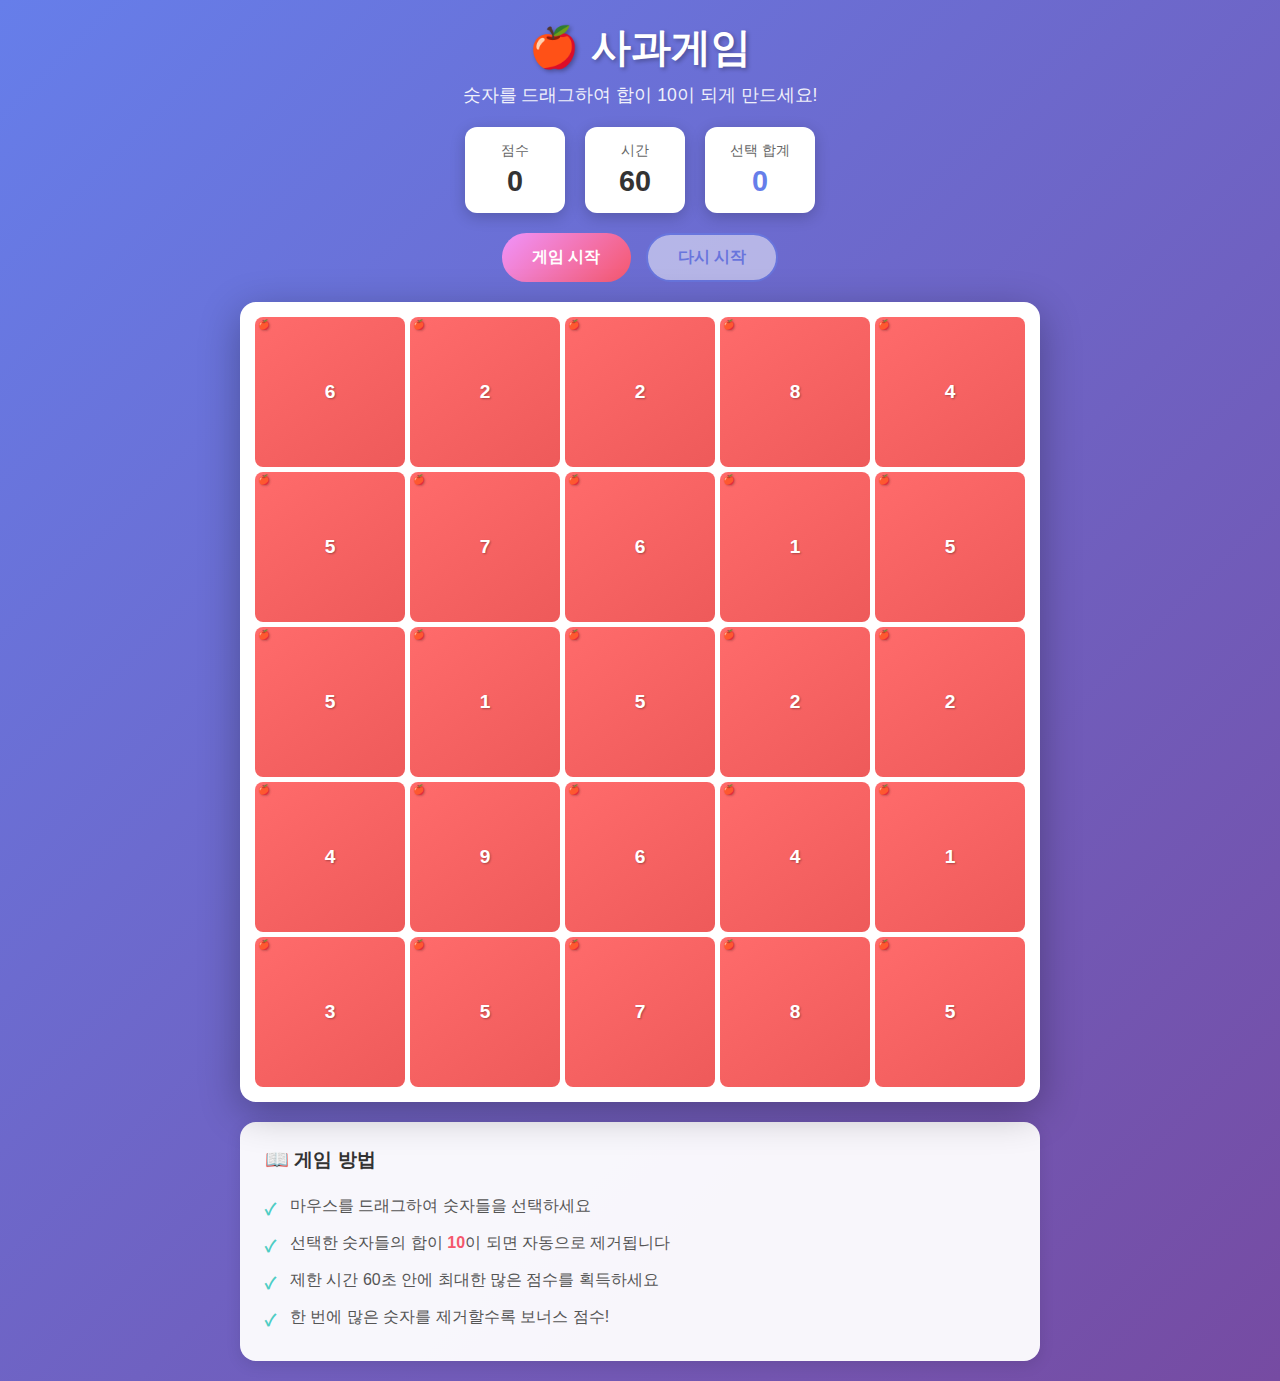
<file: apple-game/index.html>
<!DOCTYPE html>
<html lang="ko">
<head>
    <meta charset="UTF-8">
    <meta name="viewport" content="width=device-width, initial-scale=1.0">
    <title>🍎 사과게임 - 합이 10이 되게 만들어라!</title>
    <link rel="stylesheet" href="style.css">
</head>
<body>
    <div class="container">
        <header>
            <h1>🍎 사과게임</h1>
            <p class="subtitle">숫자를 드래그하여 합이 10이 되게 만드세요!</p>
        </header>

        <div class="game-info">
            <div class="info-box">
                <span class="label">점수</span>
                <span class="value" id="score">0</span>
            </div>
            <div class="info-box">
                <span class="label">시간</span>
                <span class="value" id="timer">60</span>
            </div>
            <div class="info-box">
                <span class="label">선택 합계</span>
                <span class="value" id="selected-sum">0</span>
            </div>
        </div>

        <div class="game-controls">
            <button id="start-btn" class="btn btn-primary">게임 시작</button>
            <button id="reset-btn" class="btn btn-secondary" disabled>다시 시작</button>
        </div>

        <div class="game-board-container">
            <div class="game-board" id="game-board">
                <!-- 숫자 셀들이 여기에 생성됩니다 -->
            </div>
            <div class="selection-box" id="selection-box"></div>
        </div>

        <div class="game-over-modal" id="game-over-modal">
            <div class="modal-content">
                <h2>🎉 게임 종료!</h2>
                <p>최종 점수: <span id="final-score">0</span>점</p>
                <p id="score-message"></p>
                <button class="btn btn-primary" id="play-again-btn">다시 플레이</button>
            </div>
        </div>

        <div class="instructions">
            <h3>📖 게임 방법</h3>
            <ul>
                <li>마우스를 드래그하여 숫자들을 선택하세요</li>
                <li>선택한 숫자들의 합이 <strong>10</strong>이 되면 자동으로 제거됩니다</li>
                <li>제한 시간 60초 안에 최대한 많은 점수를 획득하세요</li>
                <li>한 번에 많은 숫자를 제거할수록 보너스 점수!</li>
            </ul>
        </div>
    </div>

    <script src="game.js"></script>
</body>
</html>
</file>
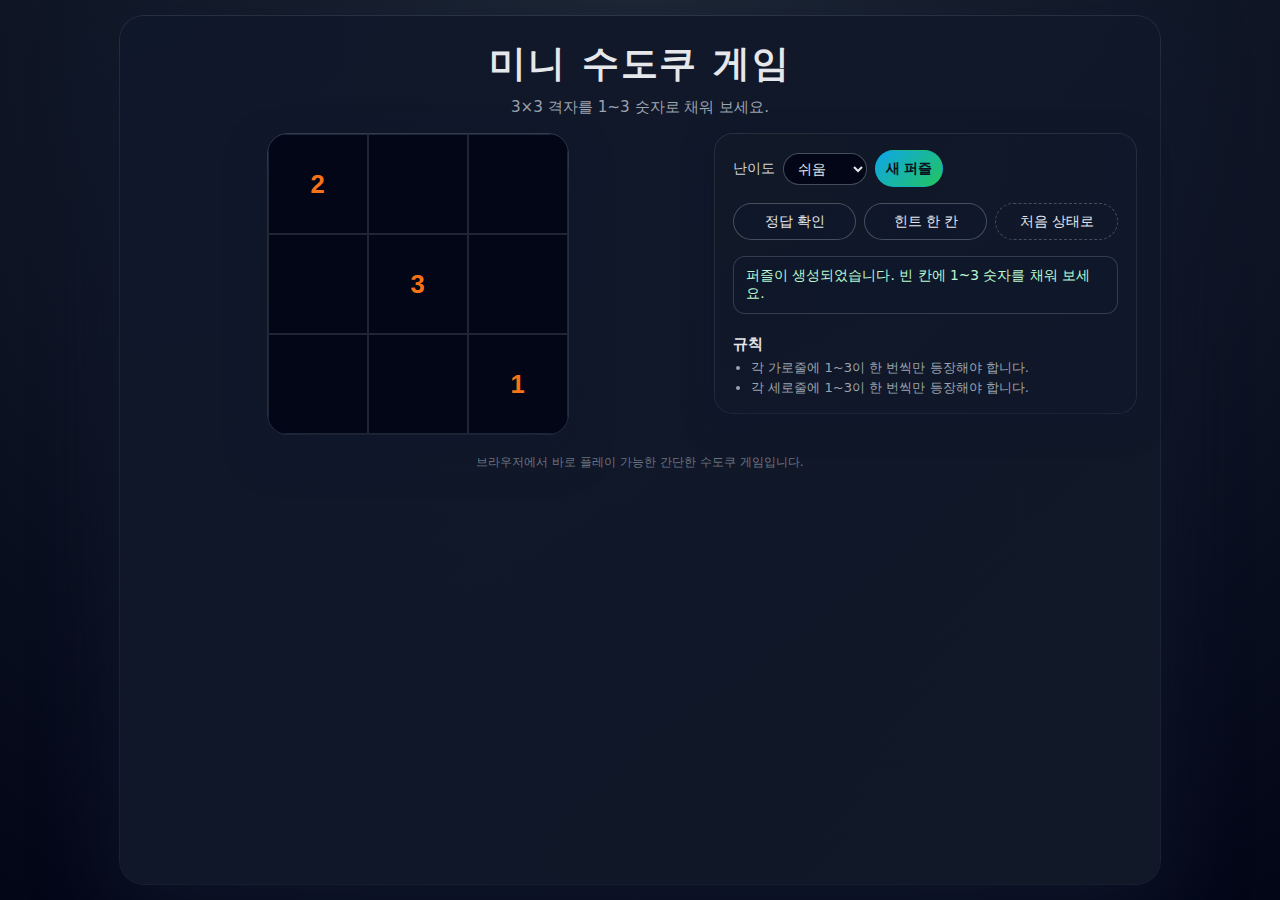
<file: sudoku.html>
<!DOCTYPE html>
<html lang="ko">
  <head>
    <meta charset="UTF-8" />
    <title>수도쿠 게임</title>
    <meta name="viewport" content="width=device-width, initial-scale=1" />
    <link rel="stylesheet" href="sudoku.css" />
  </head>
  <body>
    <div class="app">
      <header class="header">
        <h1 class="title">미니 수도쿠 게임</h1>
        <p class="subtitle">3×3 격자를 1~3 숫자로 채워 보세요.</p>
      </header>

      <main class="main">
        <section class="board-section">
          <div id="sudoku-board" class="board" aria-label="수도쿠 보드"></div>
        </section>

        <section class="side-panel">
          <div class="controls">
            <label for="difficulty" class="control-label">난이도</label>
            <select id="difficulty" class="select">
              <option value="easy" selected>쉬움</option>
              <option value="medium">보통</option>
              <option value="hard">어려움</option>
            </select>

            <button id="new-game-btn" class="btn primary">새 퍼즐</button>
          </div>

          <div class="actions">
            <button id="check-btn" class="btn">정답 확인</button>
            <button id="hint-btn" class="btn">힌트 한 칸</button>
            <button id="reset-btn" class="btn ghost">처음 상태로</button>
          </div>

          <div class="status">
            <p id="status-text" class="status-text">난이도를 선택하고 새 퍼즐을 시작하세요.</p>
          </div>

          <div class="help">
            <h2 class="help-title">규칙</h2>
            <ul class="help-list">
              <li>각 가로줄에 1~3이 한 번씩만 등장해야 합니다.</li>
              <li>각 세로줄에 1~3이 한 번씩만 등장해야 합니다.</li>
            </ul>
          </div>
        </section>
      </main>

      <footer class="footer">
        <span>브라우저에서 바로 플레이 가능한 간단한 수도쿠 게임입니다.</span>
      </footer>
    </div>

    <script src="sudoku.js"></script>
  </body>
  </html>
</file>
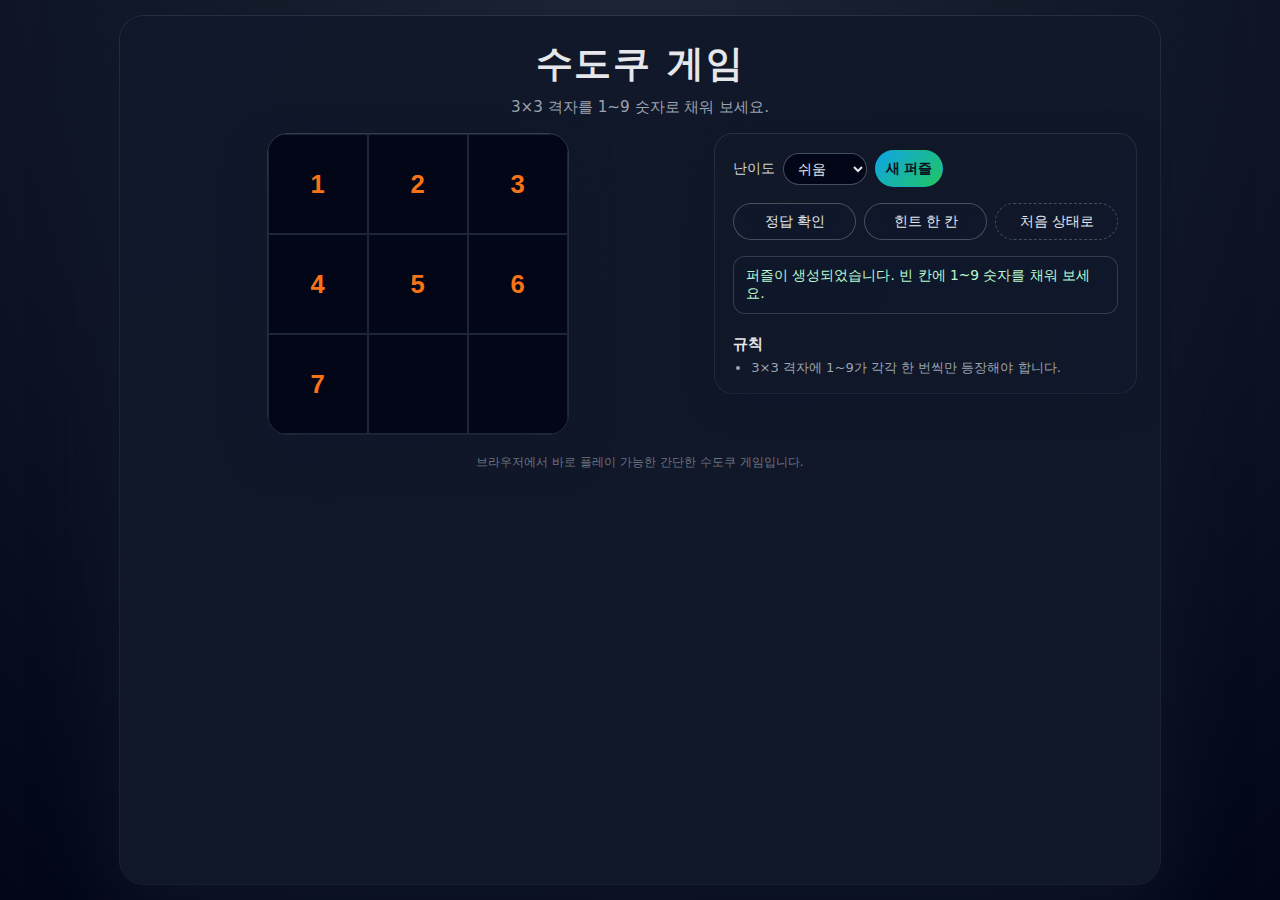
<file: sudoku/sudoku.html>
<!DOCTYPE html>
<html lang="ko">
  <head>
    <meta charset="UTF-8" />
    <title>수도쿠 게임</title>
    <meta name="viewport" content="width=device-width, initial-scale=1" />
    <link rel="stylesheet" href="sudoku.css" />
  </head>
  <body>
    <div class="app">
      <header class="header">
        <h1 class="title">수도쿠 게임</h1>
        <p class="subtitle">3×3 격자를 1~9 숫자로 채워 보세요.</p>
      </header>

      <main class="main">
        <section class="board-section">
          <div id="sudoku-board" class="board" aria-label="수도쿠 보드"></div>
        </section>

        <section class="side-panel">
          <div class="controls">
            <label for="difficulty" class="control-label">난이도</label>
            <select id="difficulty" class="select">
              <option value="easy" selected>쉬움</option>
              <option value="medium">보통</option>
              <option value="hard">어려움</option>
            </select>

            <button id="new-game-btn" class="btn primary">새 퍼즐</button>
          </div>

          <div class="actions">
            <button id="check-btn" class="btn">정답 확인</button>
            <button id="hint-btn" class="btn">힌트 한 칸</button>
            <button id="reset-btn" class="btn ghost">처음 상태로</button>
          </div>

          <div class="status">
            <p id="status-text" class="status-text">난이도를 선택하고 새 퍼즐을 시작하세요.</p>
          </div>

          <div class="help">
            <h2 class="help-title">규칙</h2>
            <ul class="help-list">
              <li>3×3 격자에 1~9가 각각 한 번씩만 등장해야 합니다.</li>
            </ul>
          </div>
        </section>
      </main>

      <footer class="footer">
        <span>브라우저에서 바로 플레이 가능한 간단한 수도쿠 게임입니다.</span>
      </footer>
    </div>

    <script src="sudoku.js"></script>
  </body>
  </html>
</file>
<file: apple-game/style.css>
* {
    margin: 0;
    padding: 0;
    box-sizing: border-box;
}

body {
    font-family: 'Segoe UI', Tahoma, Geneva, Verdana, sans-serif;
    background: linear-gradient(135deg, #667eea 0%, #764ba2 100%);
    min-height: 100vh;
    padding: 20px;
}

.container {
    max-width: 800px;
    margin: 0 auto;
}

header {
    text-align: center;
    color: white;
    margin-bottom: 20px;
}

header h1 {
    font-size: 2.5rem;
    text-shadow: 2px 2px 4px rgba(0, 0, 0, 0.3);
    margin-bottom: 8px;
}

.subtitle {
    font-size: 1.1rem;
    opacity: 0.9;
}

.game-info {
    display: flex;
    justify-content: center;
    gap: 20px;
    margin-bottom: 20px;
    flex-wrap: wrap;
}

.info-box {
    background: white;
    border-radius: 12px;
    padding: 15px 25px;
    text-align: center;
    box-shadow: 0 4px 15px rgba(0, 0, 0, 0.2);
    min-width: 100px;
}

.info-box .label {
    display: block;
    font-size: 0.85rem;
    color: #666;
    margin-bottom: 5px;
}

.info-box .value {
    display: block;
    font-size: 1.8rem;
    font-weight: bold;
    color: #333;
}

#selected-sum {
    color: #667eea;
}

.game-controls {
    display: flex;
    justify-content: center;
    gap: 15px;
    margin-bottom: 20px;
}

.btn {
    padding: 12px 30px;
    font-size: 1rem;
    font-weight: bold;
    border: none;
    border-radius: 25px;
    cursor: pointer;
    transition: all 0.3s ease;
}

.btn:disabled {
    opacity: 0.5;
    cursor: not-allowed;
}

.btn-primary {
    background: linear-gradient(135deg, #f093fb 0%, #f5576c 100%);
    color: white;
}

.btn-primary:hover:not(:disabled) {
    transform: translateY(-2px);
    box-shadow: 0 5px 20px rgba(240, 147, 251, 0.4);
}

.btn-secondary {
    background: white;
    color: #667eea;
    border: 2px solid #667eea;
}

.btn-secondary:hover:not(:disabled) {
    background: #667eea;
    color: white;
}

.game-board-container {
    position: relative;
    background: white;
    border-radius: 16px;
    padding: 15px;
    box-shadow: 0 10px 40px rgba(0, 0, 0, 0.3);
    margin-bottom: 20px;
    overflow: hidden;
}

.game-board {
    display: grid;
    grid-template-columns: repeat(5, 1fr);
    gap: 5px;
    user-select: none;
}

.cell {
    aspect-ratio: 1;
    display: flex;
    align-items: center;
    justify-content: center;
    background: linear-gradient(145deg, #ff6b6b, #ee5a5a);
    color: white;
    font-size: 1.2rem;
    font-weight: bold;
    border-radius: 8px;
    cursor: pointer;
    transition: all 0.2s ease;
    position: relative;
    text-shadow: 1px 1px 2px rgba(0, 0, 0, 0.3);
}

.cell::before {
    content: '🍎';
    position: absolute;
    font-size: 0.6rem;
    top: 2px;
    left: 3px;
    opacity: 0.7;
}

.cell:hover {
    transform: scale(1.05);
    z-index: 1;
}

.cell.selected {
    background: linear-gradient(145deg, #4ecdc4, #44a08d);
    transform: scale(1.1);
    z-index: 2;
    box-shadow: 0 0 15px rgba(78, 205, 196, 0.6);
}

.cell.matched {
    animation: pop 0.3s ease forwards;
}

@keyframes pop {
    0% {
        transform: scale(1.2);
        opacity: 1;
    }
    100% {
        transform: scale(0);
        opacity: 0;
    }
}

.cell.empty {
    visibility: hidden;
    pointer-events: none;
}

.selection-box {
    position: absolute;
    border: 2px dashed #4ecdc4;
    background: rgba(78, 205, 196, 0.2);
    pointer-events: none;
    display: none;
    border-radius: 4px;
}

.game-over-modal {
    position: fixed;
    top: 0;
    left: 0;
    width: 100%;
    height: 100%;
    background: rgba(0, 0, 0, 0.7);
    display: none;
    align-items: center;
    justify-content: center;
    z-index: 1000;
}

.game-over-modal.show {
    display: flex;
    animation: fadeIn 0.3s ease;
}

@keyframes fadeIn {
    from { opacity: 0; }
    to { opacity: 1; }
}

.modal-content {
    background: white;
    padding: 40px;
    border-radius: 20px;
    text-align: center;
    box-shadow: 0 20px 60px rgba(0, 0, 0, 0.3);
    animation: slideUp 0.3s ease;
}

@keyframes slideUp {
    from {
        transform: translateY(50px);
        opacity: 0;
    }
    to {
        transform: translateY(0);
        opacity: 1;
    }
}

.modal-content h2 {
    font-size: 2rem;
    margin-bottom: 20px;
    color: #333;
}

.modal-content p {
    font-size: 1.2rem;
    margin-bottom: 15px;
    color: #666;
}

#final-score {
    font-size: 2rem;
    font-weight: bold;
    color: #f5576c;
}

#score-message {
    font-size: 1rem;
    color: #888;
    margin-bottom: 25px;
}

.instructions {
    background: rgba(255, 255, 255, 0.95);
    border-radius: 16px;
    padding: 25px;
    box-shadow: 0 4px 15px rgba(0, 0, 0, 0.1);
}

.instructions h3 {
    color: #333;
    margin-bottom: 15px;
    font-size: 1.2rem;
}

.instructions ul {
    list-style: none;
    padding-left: 0;
}

.instructions li {
    padding: 8px 0;
    padding-left: 25px;
    position: relative;
    color: #555;
}

.instructions li::before {
    content: '✓';
    position: absolute;
    left: 0;
    color: #4ecdc4;
    font-weight: bold;
}

.instructions strong {
    color: #f5576c;
}

/* 반응형 디자인 */
@media (max-width: 600px) {
    header h1 {
        font-size: 1.8rem;
    }

    .game-board {
        grid-template-columns: repeat(5, 1fr);
        gap: 3px;
    }

    .cell {
        font-size: 0.9rem;
    }

    .cell::before {
        font-size: 0.4rem;
    }

    .info-box {
        padding: 10px 15px;
        min-width: 80px;
    }

    .info-box .value {
        font-size: 1.4rem;
    }

    .btn {
        padding: 10px 20px;
        font-size: 0.9rem;
    }
}

@media (max-width: 400px) {
    .game-board {
        grid-template-columns: repeat(5, 1fr);
    }
}
</file>
<file: sudoku.css>
*,
*::before,
*::after {
  box-sizing: border-box;
}

body {
  margin: 0;
  min-height: 100vh;
  font-family: system-ui, -apple-system, BlinkMacSystemFont, "Segoe UI", sans-serif;
  background: radial-gradient(circle at top, #1f2937, #020617);
  color: #e5e7eb;
  display: flex;
  justify-content: center;
  align-items: stretch;
}

.app {
  max-width: 1040px;
  width: 100%;
  margin: 16px;
  padding: 24px;
  border-radius: 24px;
  background: linear-gradient(135deg, rgba(15, 23, 42, 0.96), rgba(17, 24, 39, 0.98));
  box-shadow:
    0 24px 80px rgba(15, 23, 42, 0.9),
    0 0 0 1px rgba(148, 163, 184, 0.2);
  display: flex;
  flex-direction: column;
  gap: 16px;
}

.header {
  text-align: center;
}

.title {
  margin: 0;
  font-size: clamp(1.8rem, 3vw, 2.3rem);
  letter-spacing: 0.05em;
}

.subtitle {
  margin-top: 8px;
  margin-bottom: 0;
  font-size: 0.95rem;
  color: #9ca3af;
}

.main {
  display: grid;
  grid-template-columns: 1.3fr 1fr;
  gap: 24px;
  align-items: flex-start;
}

.board-section {
  display: flex;
  justify-content: center;
}

.board {
  display: grid;
  grid-template-columns: repeat(3, minmax(0, 1fr));
  gap: 0;
  border-radius: 20px;
  overflow: hidden;
  background: radial-gradient(circle at 0 0, #111827, #020617);
  box-shadow:
    0 18px 40px rgba(15, 23, 42, 0.9),
    0 0 0 1px rgba(148, 163, 184, 0.3);
  aspect-ratio: 1 / 1;
  width: min(300px, 100%);
}

.cell {
  position: relative;
  border: 1px solid rgba(55, 65, 81, 0.55);
  display: flex;
  align-items: center;
  justify-content: center;
  background: radial-gradient(circle at top, #020617, #020617);
}

.cell input {
  width: 100%;
  height: 100%;
  border: none;
  outline: none;
  text-align: center;
  font-size: clamp(1.2rem, 2.1vw, 1.6rem);
  background: transparent;
  color: #e5e7eb;
  caret-color: #38bdf8;
}

.cell input::placeholder {
  color: #4b5563;
}

.cell.prefilled input {
  font-weight: 700;
  color: #f97316;
}

.cell input:focus {
  background: radial-gradient(circle at center, rgba(15, 118, 110, 0.35), rgba(15, 23, 42, 0.9));
}

.cell.highlight-row,
.cell.highlight-col {
  background: radial-gradient(circle at center, rgba(30, 64, 175, 0.18), rgba(15, 23, 42, 0.95));
}

.cell.highlight-box {
  background: radial-gradient(circle at center, rgba(88, 28, 135, 0.28), rgba(15, 23, 42, 0.96));
}

.cell.error input {
  color: #fca5a5;
}

.cell.correct input {
  color: #bbf7d0;
}

.cell.completed input {
  color: #22c55e;
}

/* 3x3는 별도 박스 구분선 불필요 */

.side-panel {
  display: flex;
  flex-direction: column;
  gap: 16px;
  padding: 16px 18px;
  border-radius: 18px;
  background: radial-gradient(circle at top left, rgba(17, 24, 39, 0.95), rgba(15, 23, 42, 0.98));
  box-shadow:
    0 10px 30px rgba(15, 23, 42, 0.8),
    0 0 0 1px rgba(75, 85, 99, 0.5);
}

.controls {
  display: flex;
  flex-wrap: wrap;
  gap: 8px;
  align-items: center;
}

.control-label {
  font-size: 0.9rem;
  color: #d1d5db;
}

.select {
  padding: 6px 10px;
  border-radius: 999px;
  border: 1px solid rgba(75, 85, 99, 0.9);
  background: radial-gradient(circle at top, #020617, #020617);
  color: #e5e7eb;
  font-size: 0.9rem;
  outline: none;
}

.select:focus {
  border-color: #38bdf8;
  box-shadow: 0 0 0 1px rgba(56, 189, 248, 0.6);
}

.actions {
  display: grid;
  grid-template-columns: repeat(3, minmax(0, 1fr));
  gap: 8px;
}

.btn {
  padding: 8px 10px;
  border-radius: 999px;
  border: 1px solid rgba(75, 85, 99, 0.9);
  background: radial-gradient(circle at top, rgba(15, 23, 42, 0.96), rgba(15, 23, 42, 1));
  color: #e5e7eb;
  font-size: 0.9rem;
  cursor: pointer;
  transition:
    transform 0.08s ease-out,
    box-shadow 0.12s ease-out,
    background 0.12s ease-out,
    border-color 0.12s ease-out;
}

.btn:hover {
  transform: translateY(-1px);
  box-shadow: 0 8px 20px rgba(15, 23, 42, 0.9);
  border-color: rgba(148, 163, 184, 0.9);
}

.btn:active {
  transform: translateY(0);
  box-shadow: 0 2px 8px rgba(15, 23, 42, 0.9);
}

.btn.primary {
  background: linear-gradient(135deg, #0ea5e9, #22c55e);
  border-color: transparent;
  color: #0b1120;
  font-weight: 600;
}

.btn.primary:hover {
  box-shadow:
    0 12px 30px rgba(34, 197, 94, 0.7),
    0 0 0 1px rgba(15, 23, 42, 0.9);
}

.btn.ghost {
  background: transparent;
  border-style: dashed;
}

.status {
  padding: 10px 12px;
  border-radius: 12px;
  background: radial-gradient(circle at left, rgba(15, 23, 42, 0.98), rgba(15, 23, 42, 1));
  border: 1px solid rgba(55, 65, 81, 0.9);
}

.status-text {
  margin: 0;
  font-size: 0.86rem;
  color: #e5e7eb;
}

.status-text.ok {
  color: #bbf7d0;
}

.status-text.error {
  color: #fecaca;
}

.help {
  margin-top: 4px;
}

.help-title {
  margin: 0 0 4px;
  font-size: 0.95rem;
  color: #e5e7eb;
}

.help-list {
  margin: 0;
  padding-left: 18px;
  font-size: 0.82rem;
  color: #9ca3af;
  display: flex;
  flex-direction: column;
  gap: 2px;
}

.footer {
  margin-top: 4px;
  font-size: 0.76rem;
  color: #6b7280;
  text-align: center;
}

@media (max-width: 860px) {
  .main {
    grid-template-columns: 1fr;
  }

  .side-panel {
    order: -1;
  }
}

@media (max-width: 520px) {
  .app {
    margin: 8px;
    padding: 16px;
  }

  .actions {
    grid-template-columns: repeat(2, minmax(0, 1fr));
  }

  .board {
    width: 100%;
  }
}
</file>
<file: sudoku/sudoku.css>
*,
*::before,
*::after {
  box-sizing: border-box;
}

body {
  margin: 0;
  min-height: 100vh;
  font-family: system-ui, -apple-system, BlinkMacSystemFont, "Segoe UI", sans-serif;
  background: radial-gradient(circle at top, #1f2937, #020617);
  color: #e5e7eb;
  display: flex;
  justify-content: center;
  align-items: stretch;
}

.app {
  max-width: 1040px;
  width: 100%;
  margin: 16px;
  padding: 24px;
  border-radius: 24px;
  background: linear-gradient(135deg, rgba(15, 23, 42, 0.96), rgba(17, 24, 39, 0.98));
  box-shadow:
    0 24px 80px rgba(15, 23, 42, 0.9),
    0 0 0 1px rgba(148, 163, 184, 0.2);
  display: flex;
  flex-direction: column;
  gap: 16px;
}

.header {
  text-align: center;
}

.title {
  margin: 0;
  font-size: clamp(1.8rem, 3vw, 2.3rem);
  letter-spacing: 0.05em;
}

.subtitle {
  margin-top: 8px;
  margin-bottom: 0;
  font-size: 0.95rem;
  color: #9ca3af;
}

.main {
  display: grid;
  grid-template-columns: 1.3fr 1fr;
  gap: 24px;
  align-items: flex-start;
}

.board-section {
  display: flex;
  justify-content: center;
}

.board {
  display: grid;
  grid-template-columns: repeat(3, minmax(0, 1fr));
  gap: 0;
  border-radius: 20px;
  overflow: hidden;
  background: radial-gradient(circle at 0 0, #111827, #020617);
  box-shadow:
    0 18px 40px rgba(15, 23, 42, 0.9),
    0 0 0 1px rgba(148, 163, 184, 0.3);
  aspect-ratio: 1 / 1;
  width: min(300px, 100%);
}

.cell {
  position: relative;
  border: 1px solid rgba(55, 65, 81, 0.55);
  display: flex;
  align-items: center;
  justify-content: center;
  background: radial-gradient(circle at top, #020617, #020617);
}

.cell input {
  width: 100%;
  height: 100%;
  border: none;
  outline: none;
  text-align: center;
  font-size: clamp(1.2rem, 2.1vw, 1.6rem);
  background: transparent;
  color: #e5e7eb;
  caret-color: #38bdf8;
}

.cell input::placeholder {
  color: #4b5563;
}

.cell.prefilled input {
  font-weight: 700;
  color: #f97316;
}

.cell input:focus {
  background: radial-gradient(circle at center, rgba(15, 118, 110, 0.35), rgba(15, 23, 42, 0.9));
}

.cell.highlight-row,
.cell.highlight-col {
  background: radial-gradient(circle at center, rgba(30, 64, 175, 0.18), rgba(15, 23, 42, 0.95));
}

.cell.highlight-box {
  background: radial-gradient(circle at center, rgba(88, 28, 135, 0.28), rgba(15, 23, 42, 0.96));
}

.cell.error input {
  color: #fca5a5;
}

.cell.correct input {
  color: #bbf7d0;
}

.cell.completed input {
  color: #22c55e;
}

/* 3x3는 별도 박스 구분선 불필요 */

.side-panel {
  display: flex;
  flex-direction: column;
  gap: 16px;
  padding: 16px 18px;
  border-radius: 18px;
  background: radial-gradient(circle at top left, rgba(17, 24, 39, 0.95), rgba(15, 23, 42, 0.98));
  box-shadow:
    0 10px 30px rgba(15, 23, 42, 0.8),
    0 0 0 1px rgba(75, 85, 99, 0.5);
}

.controls {
  display: flex;
  flex-wrap: wrap;
  gap: 8px;
  align-items: center;
}

.control-label {
  font-size: 0.9rem;
  color: #d1d5db;
}

.select {
  padding: 6px 10px;
  border-radius: 999px;
  border: 1px solid rgba(75, 85, 99, 0.9);
  background: radial-gradient(circle at top, #020617, #020617);
  color: #e5e7eb;
  font-size: 0.9rem;
  outline: none;
}

.select:focus {
  border-color: #38bdf8;
  box-shadow: 0 0 0 1px rgba(56, 189, 248, 0.6);
}

.actions {
  display: grid;
  grid-template-columns: repeat(3, minmax(0, 1fr));
  gap: 8px;
}

.btn {
  padding: 8px 10px;
  border-radius: 999px;
  border: 1px solid rgba(75, 85, 99, 0.9);
  background: radial-gradient(circle at top, rgba(15, 23, 42, 0.96), rgba(15, 23, 42, 1));
  color: #e5e7eb;
  font-size: 0.9rem;
  cursor: pointer;
  transition:
    transform 0.08s ease-out,
    box-shadow 0.12s ease-out,
    background 0.12s ease-out,
    border-color 0.12s ease-out;
}

.btn:hover {
  transform: translateY(-1px);
  box-shadow: 0 8px 20px rgba(15, 23, 42, 0.9);
  border-color: rgba(148, 163, 184, 0.9);
}

.btn:active {
  transform: translateY(0);
  box-shadow: 0 2px 8px rgba(15, 23, 42, 0.9);
}

.btn.primary {
  background: linear-gradient(135deg, #0ea5e9, #22c55e);
  border-color: transparent;
  color: #0b1120;
  font-weight: 600;
}

.btn.primary:hover {
  box-shadow:
    0 12px 30px rgba(34, 197, 94, 0.7),
    0 0 0 1px rgba(15, 23, 42, 0.9);
}

.btn.ghost {
  background: transparent;
  border-style: dashed;
}

.status {
  padding: 10px 12px;
  border-radius: 12px;
  background: radial-gradient(circle at left, rgba(15, 23, 42, 0.98), rgba(15, 23, 42, 1));
  border: 1px solid rgba(55, 65, 81, 0.9);
}

.status-text {
  margin: 0;
  font-size: 0.86rem;
  color: #e5e7eb;
}

.status-text.ok {
  color: #bbf7d0;
}

.status-text.error {
  color: #fecaca;
}

.help {
  margin-top: 4px;
}

.help-title {
  margin: 0 0 4px;
  font-size: 0.95rem;
  color: #e5e7eb;
}

.help-list {
  margin: 0;
  padding-left: 18px;
  font-size: 0.82rem;
  color: #9ca3af;
  display: flex;
  flex-direction: column;
  gap: 2px;
}

.footer {
  margin-top: 4px;
  font-size: 0.76rem;
  color: #6b7280;
  text-align: center;
}

@media (max-width: 860px) {
  .main {
    grid-template-columns: 1fr;
  }

  .side-panel {
    order: -1;
  }
}

@media (max-width: 520px) {
  .app {
    margin: 8px;
    padding: 16px;
  }

  .actions {
    grid-template-columns: repeat(2, minmax(0, 1fr));
  }

  .board {
    width: 100%;
  }
}
</file>
